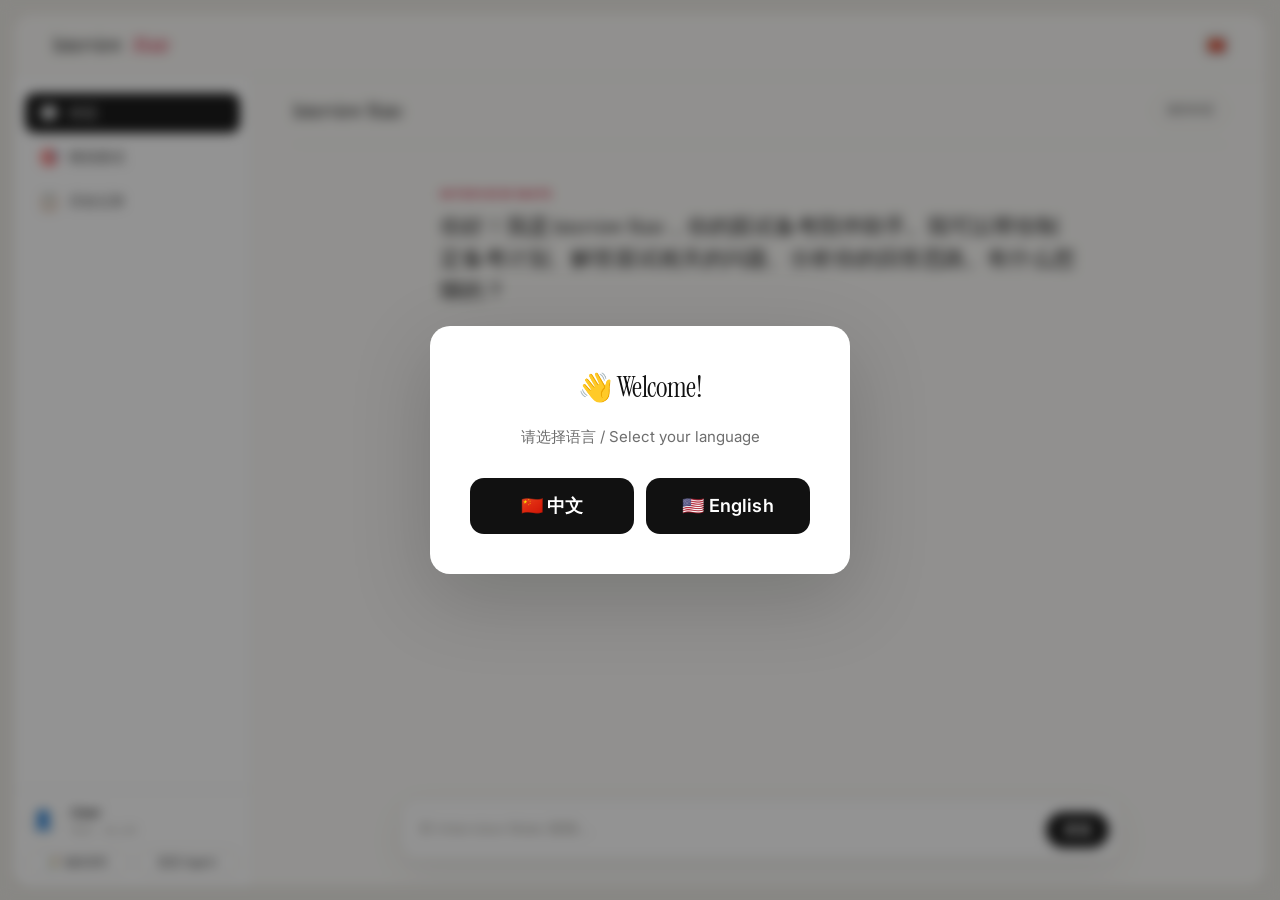
<file: frontend/pages/chat.html>
<!DOCTYPE html>
<html lang="zh-CN">
<head>
<meta charset="UTF-8">
<meta name="viewport" content="width=device-width, initial-scale=1.0">
<title>Interview Mate</title>
<link rel="preconnect" href="https://fonts.googleapis.com">
<link rel="preconnect" href="https://fonts.gstatic.com" crossorigin>
<link href="https://fonts.googleapis.com/css2?family=Instrument+Serif:ital@0;1&family=Inter:wght@400;500;600;700&display=swap" rel="stylesheet">
<link rel="stylesheet" href="../css/style.css">
<script type="module" src="../js/sidebar.js"></script>
<script type="module" src="../js/chat.js"></script>
</head>
<body>

<div id="app">

<header>
  <h1>Interview <i>Mate</i></h1>
  <div class="nav">
    <button id="langToggle" title="切换语言">🇨🇳</button>
  </div>
</header>

<div class="app-container">

  <nav class="sidebar" id="sidebar">
    <div class="nav-list">
      <button class="nav-item active" data-view="chat">
        <span class="nav-icon">💬</span>
        <span class="nav-label" data-i18n="nav.chat">对话</span>
      </button>
      <button class="nav-item" data-view="interview">
        <span class="nav-icon">🎯</span>
        <span class="nav-label" data-i18n="nav.interview">模拟面试</span>
      </button>
      <button class="nav-item" data-view="history">
        <span class="nav-icon">📋</span>
        <span class="nav-label" data-i18n="nav.history">历史记录</span>
      </button>
    </div>

    <div class="sidebar-footer">
      <div class="sidebar-user">
        <div class="user-avatar" id="sidebarAvatar">👤</div>
        <div class="user-info">
          <span class="user-name" id="sidebarUserName">User</span>
          <span class="user-resume" id="sidebarResumeStatus" data-i18n="sidebar.resume_status">简历：未上传</span>
        </div>
      </div>
      <div class="sidebar-actions">
        <button class="btn btn-sm btn-outline" id="sidebarProfileBtn" data-i18n="sidebar.profile">📝 编辑资料</button>
        <button class="btn btn-sm btn-outline" id="sidebarAgentBtn" data-i18n="sidebar.agent">配置 Agent</button>
      </div>
    </div>
  </nav>

  <main class="content">

    <div class="view-container" id="view-chat">
      <div class="chat-header">
        <h2 data-i18n="chat.title">Interview Mate</h2>
        <button class="btn btn-outline btn-sm" id="clearChatBtn" data-i18n="chat.clear">清空对话</button>
      </div>
      <div class="messages" id="chatMessages"></div>
      <div class="input-area" id="chatInputArea">
        <div class="input-wrapper">
          <textarea id="chatMessageInput" rows="1" placeholder=""></textarea>
          <button class="send-btn" id="chatSendBtn" data-i18n="btn.send">发送</button>
        </div>
      </div>
    </div>

  </main>

</div>
</div>

<!-- 弹窗：语言选择（仅首次访问） -->
<div class="modal-overlay" id="langModal">
  <div class="modal" style="max-width:420px;text-align:center">
    <h2 style="font-size:28px;margin-bottom:12px">👋 Welcome!</h2>
    <p style="font-size:15px;color:var(--ink-3);margin-bottom:28px" id="langPrompt">请选择语言 / Select your language</p>
    <div style="display:flex;gap:12px;">
      <button class="btn" id="langZhBtn" style="flex:1;padding:16px 24px;font-size:18px;font-weight:600;background:var(--ink);color:#fff;border:none;border-radius:14px;cursor:pointer">
        🇨🇳 中文
      </button>
      <button class="btn" id="langEnBtn" style="flex:1;padding:16px 24px;font-size:18px;font-weight:600;background:var(--ink);color:#fff;border:none;border-radius:14px;cursor:pointer">
        🇺🇸 English
      </button>
    </div>
  </div>
</div>

<!-- 弹窗：用户资料编辑 -->
<div class="modal-overlay" id="profileModal">
  <div class="modal" style="max-width:440px">
    <h2 data-i18n="profile.title">编辑资料</h2>
    <div class="form-group">
      <label data-i18n="profile.name_label">你的名字</label>
      <input type="text" id="profileNameInput" style="width:100%;padding:8px 12px;border:1px solid var(--line);border-radius:8px;font-size:14px;margin-top:4px" />
    </div>
    <div class="form-group">
      <label data-i18n="settings.bg_file">项目背景文件</label>
      <div id="settingsBgInfo">
        <div style="font-size:13px;color:var(--ink-4);padding:10px 0" data-i18n="settings.bg_none">未上传背景文件</div>
      </div>
      <div style="margin-top:8px;display:flex;gap:8px;align-items:center;flex-wrap:wrap">
        <input type="file" id="settingsFileInput" accept=".pdf,.txt,.md" style="display:none" />
        <button class="btn btn-outline btn-sm" id="settingsBgUploadBtn" data-i18n="settings.bg_upload">上传文件</button>
        <button class="btn btn-outline btn-sm delete-btn" id="settingsDeleteBg" style="display:none" data-i18n="settings.bg_delete">删除文件</button>
      </div>
    </div>
    <div class="form-group">
      <label data-i18n="settings.resume">个人简历</label>
      <div id="settingsResumeInfo">
        <div style="font-size:13px;color:var(--ink-4);padding:10px 0" data-i18n="settings.resume_none">未上传简历</div>
      </div>
      <div style="margin-top:8px;display:flex;gap:8px;align-items:center;flex-wrap:wrap">
        <input type="file" id="settingsResumeInput" accept=".pdf,.txt,.md,.docx" style="display:none" />
        <button class="btn btn-outline btn-sm" id="settingsResumeUploadBtn" data-i18n="settings.resume_upload">上传简历</button>
        <button class="btn btn-outline btn-sm delete-btn" id="settingsDeleteResume" style="display:none" data-i18n="settings.resume_delete">删除简历</button>
      </div>
    </div>
    <div class="form-group">
      <label data-i18n="settings.persona">当前面试官</label>
      <div id="settingsPersonaInfo" style="font-size:13px;color:var(--ink-4);padding:6px 0">
        <span data-i18n="settings.persona_none">暂无选择</span>
      </div>
    </div>
    <div class="form-actions">
      <button class="btn btn-outline" id="profileCloseBtn" data-i18n="settings.close">关闭</button>
      <button class="btn" id="profileSaveBtn" data-i18n="profile.save">保存</button>
    </div>
  </div>
</div>

<!-- 弹窗：Agent 人格配置 -->
<div class="modal-overlay" id="agentModal">
  <div class="modal" style="max-width:520px">
    <h2 data-i18n="agent.title">配置 Main Agent</h2>
    <div class="form-group">
      <label data-i18n="agent.preset_label">预设人格</label>
      <div style="display:flex;gap:8px;margin-top:4px" id="agentPresetBtns">
        <button class="btn btn-outline btn-sm agent-preset active" data-profile="friendly" data-i18n="agent.preset_friendly">友好陪伴型</button>
        <button class="btn btn-outline btn-sm agent-preset" data-profile="strict" data-i18n="agent.preset_strict">严格导师型</button>
        <button class="btn btn-outline btn-sm agent-preset" data-profile="wise" data-i18n="agent.preset_wise">睿智学者型</button>
      </div>
    </div>
    <div class="form-group">
      <label data-i18n="agent.api_key_label">DeepSeek API Key</label>
      <div style="display:flex;gap:6px;align-items:center;margin-top:4px">
        <input type="password" id="agentApiKey"
               style="flex:1;padding:8px 12px;border:1px solid var(--line);border-radius:8px;font-size:14px;font-family:monospace" />
        <button class="btn btn-outline btn-sm" id="agentClearKeyBtn"
                style="flex-shrink:0;display:none" data-i18n="agent.clear_key">清除</button>
      </div>
      <div id="agentKeyHint" style="font-size:11px;color:var(--ink-4);margin-top:4px">留空则使用服务器默认配置</div>
    </div>
    <div class="form-group">
      <label data-i18n="agent.base_url_label">DeepSeek Base URL</label>
      <input type="text" id="agentBaseUrl"
             style="width:100%;padding:8px 12px;border:1px solid var(--line);border-radius:8px;font-size:14px;font-family:monospace;margin-top:4px"
             placeholder="https://api.deepseek.com" />
      <div style="font-size:11px;color:var(--ink-4);margin-top:4px" data-i18n="agent.base_url_hint">留空则使用默认地址</div>
    </div>
    <div class="form-group">
      <label data-i18n="agent.custom_label">自定义 System Prompt（可选）</label>
      <textarea id="agentCustomPrompt" rows="6" style="width:100%;padding:10px 12px;border:1px solid var(--line);border-radius:8px;font-size:13px;font-family:monospace;margin-top:4px;resize:vertical"></textarea>
    </div>
    <div class="form-actions">
      <button class="btn btn-outline" id="agentCloseBtn" data-i18n="settings.close">关闭</button>
      <button class="btn" id="agentSaveBtn" data-i18n="agent.save">保存</button>
    </div>
  </div>
</div>

</body>
</html>
</file>
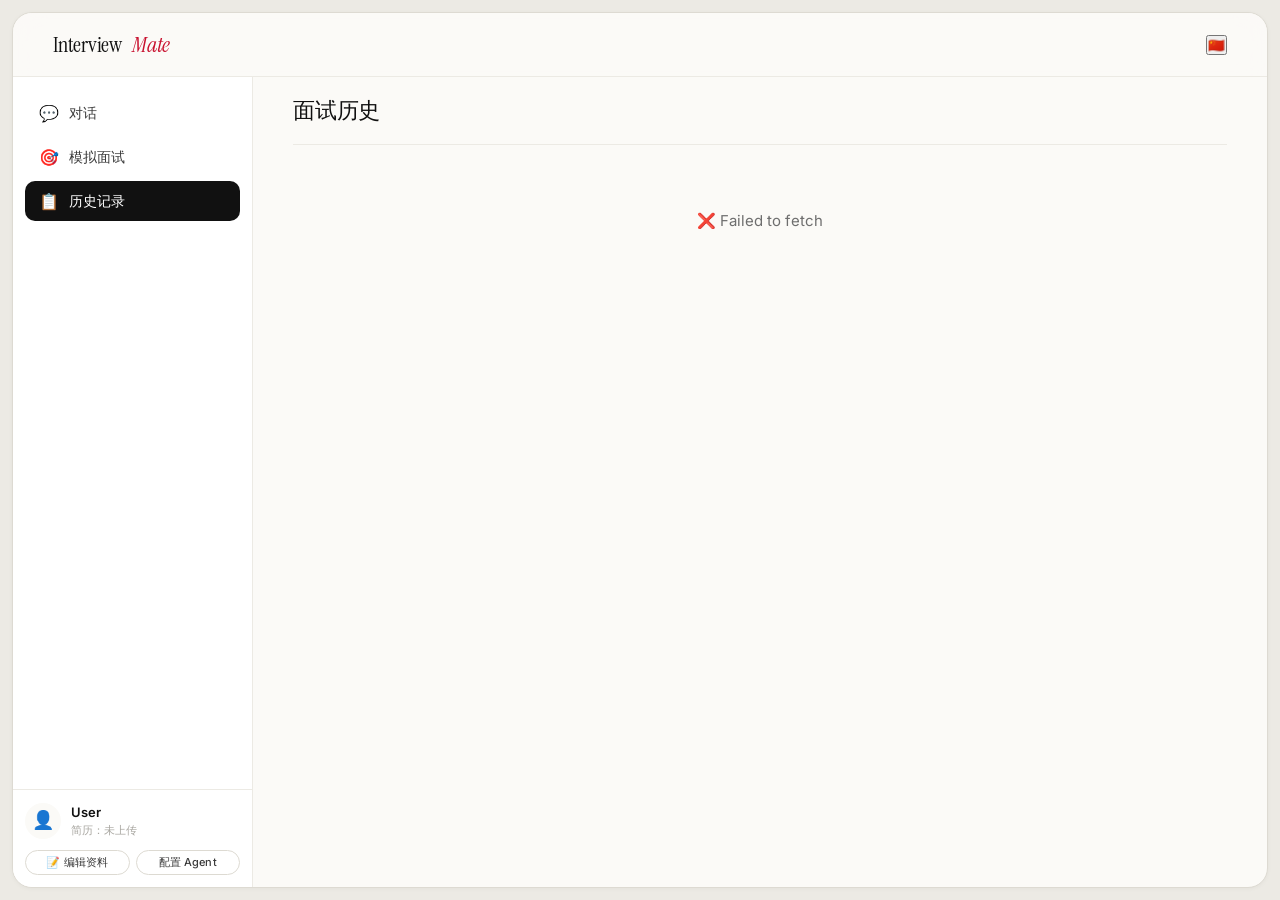
<file: frontend/pages/history.html>
<!DOCTYPE html>
<html lang="zh-CN">
<head>
<meta charset="UTF-8">
<meta name="viewport" content="width=device-width, initial-scale=1.0">
<title>Interview Mate — 历史记录</title>
<link rel="preconnect" href="https://fonts.googleapis.com">
<link rel="preconnect" href="https://fonts.gstatic.com" crossorigin>
<link href="https://fonts.googleapis.com/css2?family=Instrument+Serif:ital@0;1&family=Inter:wght@400;500;600;700&display=swap" rel="stylesheet">
<link rel="stylesheet" href="../css/style.css">
<script type="module" src="../js/sidebar.js"></script>
<script type="module" src="../js/history.js"></script>
</head>
<body>

<div id="app">

<header>
  <h1>Interview <i>Mate</i></h1>
  <div class="nav">
    <button id="langToggle" title="切换语言">🇨🇳</button>
  </div>
</header>

<div class="app-container">

  <nav class="sidebar" id="sidebar">
    <div class="nav-list">
      <button class="nav-item" data-view="chat">
        <span class="nav-icon">💬</span>
        <span class="nav-label" data-i18n="nav.chat">对话</span>
      </button>
      <button class="nav-item" data-view="interview">
        <span class="nav-icon">🎯</span>
        <span class="nav-label" data-i18n="nav.interview">模拟面试</span>
      </button>
      <button class="nav-item active" data-view="history">
        <span class="nav-icon">📋</span>
        <span class="nav-label" data-i18n="nav.history">历史记录</span>
      </button>
    </div>

    <div class="sidebar-footer">
      <div class="sidebar-user">
        <div class="user-avatar" id="sidebarAvatar">👤</div>
        <div class="user-info">
          <span class="user-name" id="sidebarUserName">User</span>
          <span class="user-resume" id="sidebarResumeStatus" data-i18n="sidebar.resume_status">简历：未上传</span>
        </div>
      </div>
      <div class="sidebar-actions">
        <button class="btn btn-sm btn-outline" id="sidebarProfileBtn" data-i18n="sidebar.profile">📝 编辑资料</button>
        <button class="btn btn-sm btn-outline" id="sidebarAgentBtn" data-i18n="sidebar.agent">配置 Agent</button>
      </div>
    </div>
  </nav>

  <main class="content">

    <div class="view-container" id="view-history">
      <div class="chat-header">
        <h2 data-i18n="history.title">面试历史</h2>
      </div>
      <div class="messages">
        <div id="historyList"></div>
        <div id="historyDetail" style="display:none"></div>
      </div>
    </div>

  </main>

</div>
</div>

<!-- 弹窗：用户资料编辑 -->
<div class="modal-overlay" id="profileModal">
  <div class="modal" style="max-width:440px">
    <h2 data-i18n="profile.title">编辑资料</h2>
    <div class="form-group">
      <label data-i18n="profile.name_label">你的名字</label>
      <input type="text" id="profileNameInput" style="width:100%;padding:8px 12px;border:1px solid var(--line);border-radius:8px;font-size:14px;margin-top:4px" />
    </div>
    <div class="form-group">
      <label data-i18n="settings.bg_file">项目背景文件</label>
      <div id="settingsBgInfo">
        <div style="font-size:13px;color:var(--ink-4);padding:10px 0" data-i18n="settings.bg_none">未上传背景文件</div>
      </div>
      <div style="margin-top:8px;display:flex;gap:8px;align-items:center;flex-wrap:wrap">
        <input type="file" id="settingsFileInput" accept=".pdf,.txt,.md" style="display:none" />
        <button class="btn btn-outline btn-sm" id="settingsBgUploadBtn" data-i18n="settings.bg_upload">上传文件</button>
        <button class="btn btn-outline btn-sm delete-btn" id="settingsDeleteBg" style="display:none" data-i18n="settings.bg_delete">删除文件</button>
      </div>
    </div>
    <div class="form-group">
      <label data-i18n="settings.resume">个人简历</label>
      <div id="settingsResumeInfo">
        <div style="font-size:13px;color:var(--ink-4);padding:10px 0" data-i18n="settings.resume_none">未上传简历</div>
      </div>
      <div style="margin-top:8px;display:flex;gap:8px;align-items:center;flex-wrap:wrap">
        <input type="file" id="settingsResumeInput" accept=".pdf,.txt,.md,.docx" style="display:none" />
        <button class="btn btn-outline btn-sm" id="settingsResumeUploadBtn" data-i18n="settings.resume_upload">上传简历</button>
        <button class="btn btn-outline btn-sm delete-btn" id="settingsDeleteResume" style="display:none" data-i18n="settings.resume_delete">删除简历</button>
      </div>
    </div>
    <div class="form-group">
      <label data-i18n="settings.persona">当前面试官</label>
      <div id="settingsPersonaInfo" style="font-size:13px;color:var(--ink-4);padding:6px 0">
        <span data-i18n="settings.persona_none">暂无选择</span>
      </div>
    </div>
    <div class="form-actions">
      <button class="btn btn-outline" id="profileCloseBtn" data-i18n="settings.close">关闭</button>
      <button class="btn" id="profileSaveBtn" data-i18n="profile.save">保存</button>
    </div>
  </div>
</div>

<!-- 弹窗：Agent 人格配置 -->
<div class="modal-overlay" id="agentModal">
  <div class="modal" style="max-width:520px">
    <h2 data-i18n="agent.title">配置 Main Agent</h2>
    <div class="form-group">
      <label data-i18n="agent.preset_label">预设人格</label>
      <div style="display:flex;gap:8px;margin-top:4px" id="agentPresetBtns">
        <button class="btn btn-outline btn-sm agent-preset active" data-profile="friendly" data-i18n="agent.preset_friendly">友好陪伴型</button>
        <button class="btn btn-outline btn-sm agent-preset" data-profile="strict" data-i18n="agent.preset_strict">严格导师型</button>
        <button class="btn btn-outline btn-sm agent-preset" data-profile="wise" data-i18n="agent.preset_wise">睿智学者型</button>
      </div>
    </div>
    <div class="form-group">
      <label data-i18n="agent.api_key_label">DeepSeek API Key</label>
      <div style="display:flex;gap:6px;align-items:center;margin-top:4px">
        <input type="password" id="agentApiKey"
               style="flex:1;padding:8px 12px;border:1px solid var(--line);border-radius:8px;font-size:14px;font-family:monospace" />
        <button class="btn btn-outline btn-sm" id="agentClearKeyBtn"
                style="flex-shrink:0;display:none" data-i18n="agent.clear_key">清除</button>
      </div>
      <div id="agentKeyHint" style="font-size:11px;color:var(--ink-4);margin-top:4px">留空则使用服务器默认配置</div>
    </div>
    <div class="form-group">
      <label data-i18n="agent.base_url_label">DeepSeek Base URL</label>
      <input type="text" id="agentBaseUrl"
             style="width:100%;padding:8px 12px;border:1px solid var(--line);border-radius:8px;font-size:14px;font-family:monospace;margin-top:4px"
             placeholder="https://api.deepseek.com" />
      <div style="font-size:11px;color:var(--ink-4);margin-top:4px" data-i18n="agent.base_url_hint">留空则使用默认地址</div>
    </div>
    <div class="form-group">
      <label data-i18n="agent.custom_label">自定义 System Prompt（可选）</label>
      <textarea id="agentCustomPrompt" rows="6" style="width:100%;padding:10px 12px;border:1px solid var(--line);border-radius:8px;font-size:13px;font-family:monospace;margin-top:4px;resize:vertical"></textarea>
    </div>
    <div class="form-actions">
      <button class="btn btn-outline" id="agentCloseBtn" data-i18n="settings.close">关闭</button>
      <button class="btn" id="agentSaveBtn" data-i18n="agent.save">保存</button>
    </div>
  </div>
</div>

</body>
</html>
</file>
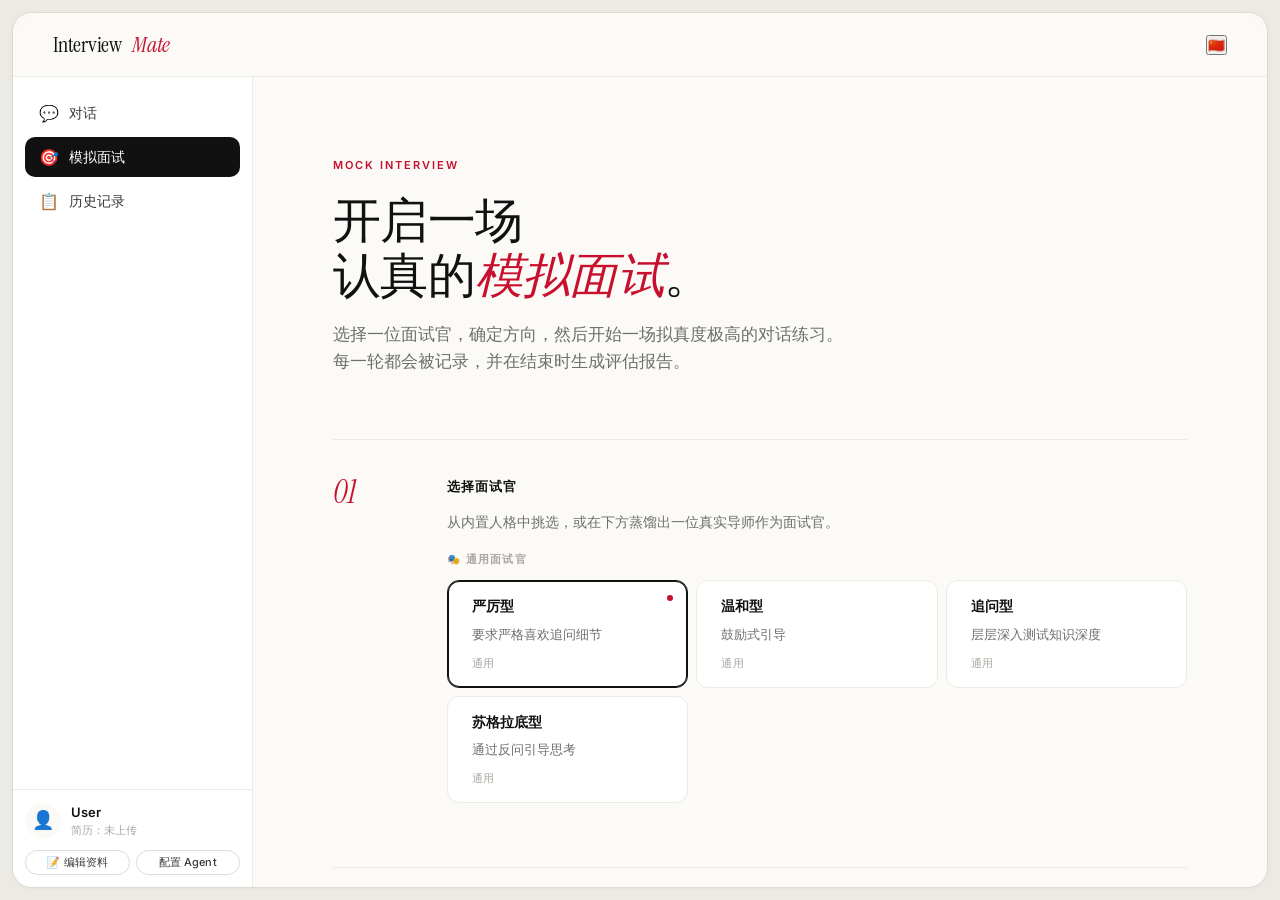
<file: frontend/pages/interview.html>
<!DOCTYPE html>
<html lang="zh-CN">
<head>
<meta charset="UTF-8">
<meta name="viewport" content="width=device-width, initial-scale=1.0">
<title>Interview Mate — 模拟面试</title>
<link rel="preconnect" href="https://fonts.googleapis.com">
<link rel="preconnect" href="https://fonts.gstatic.com" crossorigin>
<link href="https://fonts.googleapis.com/css2?family=Instrument+Serif:ital@0;1&family=Inter:wght@400;500;600;700&display=swap" rel="stylesheet">
<link rel="stylesheet" href="../css/style.css">
<script type="module" src="../js/sidebar.js"></script>
<script type="module" src="../js/setup.js"></script>
<script type="module" src="../js/interview.js"></script>
</head>
<body>

<div id="app">

<header>
  <h1>Interview <i>Mate</i></h1>
  <div class="nav">
    <button id="langToggle" title="切换语言">🇨🇳</button>
  </div>
</header>

<div class="app-container">

  <nav class="sidebar" id="sidebar">
    <div class="nav-list">
      <button class="nav-item" data-view="chat">
        <span class="nav-icon">💬</span>
        <span class="nav-label" data-i18n="nav.chat">对话</span>
      </button>
      <button class="nav-item active" data-view="interview">
        <span class="nav-icon">🎯</span>
        <span class="nav-label" data-i18n="nav.interview">模拟面试</span>
      </button>
      <button class="nav-item" data-view="history">
        <span class="nav-icon">📋</span>
        <span class="nav-label" data-i18n="nav.history">历史记录</span>
      </button>
    </div>

    <div class="sidebar-footer">
      <div class="sidebar-user">
        <div class="user-avatar" id="sidebarAvatar">👤</div>
        <div class="user-info">
          <span class="user-name" id="sidebarUserName">User</span>
          <span class="user-resume" id="sidebarResumeStatus" data-i18n="sidebar.resume_status">简历：未上传</span>
        </div>
      </div>
      <div class="sidebar-actions">
        <button class="btn btn-sm btn-outline" id="sidebarProfileBtn" data-i18n="sidebar.profile">📝 编辑资料</button>
        <button class="btn btn-sm btn-outline" id="sidebarAgentBtn" data-i18n="sidebar.agent">配置 Agent</button>
      </div>
    </div>
  </nav>

  <main class="content">

    <div class="view-container" id="view-interview">

      <!-- 面试 Setup -->
      <div id="interviewSetup">
        <div class="messages" id="welcomeScreen">
          <div class="welcome-hero">
            <span class="eyebrow" data-i18n="welcome.eyebrow">Mock Interview</span>
            <h2 data-i18n="welcome.title" data-i18n-html="true">开启一场<br/>认真的<i>模拟面试</i>。</h2>
            <p data-i18n="welcome.desc">选择一位面试官，确定方向，然后开始一场拟真度极高的对话练习。每一轮都会被记录，并在结束时生成评估报告。</p>
          </div>

          <div class="setup-section">
            <div class="num">01</div>
            <div class="body">
              <h3 data-i18n="step.persona.title">选择面试官</h3>
              <p class="helper" data-i18n="step.persona.helper">从内置人格中挑选，或在下方蒸馏出一位真实导师作为面试官。</p>
              <div class="persona-list" id="personaList"></div>
            </div>
          </div>

          <div class="setup-section">
            <div class="num">02</div>
            <div class="body">
              <h3><span data-i18n="step.extract.title">蒸馏一位导师</span> <span style="color:var(--ink-4);font-weight:400;text-transform:none;letter-spacing:0;font-size:12px;margin-left:6px">可选</span></h3>
              <p class="helper" data-i18n="step.extract.helper">输入导师姓名与所属机构，利用 AI 分析其论文和公开信息，自动生成专属面试官。</p>
              <div class="extract-form">
                <input type="text" id="extractName" placeholder="" />
                <input type="text" id="extractAffil" placeholder="" />
                <button class="btn btn-outline btn-sm" id="extractBtn" data-i18n="step.extract.btn">🎯 提取 Persona</button>
              </div>
            </div>
          </div>

          <div class="setup-section">
            <div class="num">03</div>
            <div class="body">
              <h3><span data-i18n="step.resume.title">上传个人简历</span> <span style="color:var(--ink-4);font-weight:400;text-transform:none;letter-spacing:0;font-size:12px;margin-left:6px">可选</span></h3>
              <p class="helper" data-i18n="step.resume.helper">上传你的简历，面试官将会阅读并根据你的背景和经历进行针对性提问。</p>
              <div style="display:flex;gap:8px;align-items:center;flex-wrap:wrap">
                <label class="btn btn-outline resume-select-label" id="resumeSelectLabel" style="cursor:pointer;display:inline-flex">
                  <span data-i18n="step.resume.select_btn" id="resumeBtnText">📄 选择文件</span>
                  <input type="file" id="resumeFileInput" accept=".pdf,.txt,.md,.docx" style="display:none" />
                </label>
                <span id="resumeStatus" style="font-size:12.5px;color:var(--ink-3)" data-i18n="step.resume.not_uploaded">尚未上传</span>
              </div>
              <div id="resumeInfo" style="display:none;margin-top:4px">
                <span style="font-size:12px;color:var(--ink-3)">已上传：</span>
                <span id="resumeName" style="font-size:12px;font-weight:500;color:var(--ink)"></span>
                <button class="btn btn-sm btn-outline resume-delete-btn" style="margin-left:8px;padding:2px 10px" data-i18n="step.resume.delete_btn">删除</button>
              </div>
            </div>
          </div>

          <div class="setup-section">
            <div class="num">04</div>
            <div class="body">
              <h3 data-i18n="step.field.title">面试方向</h3>
              <p class="helper" data-i18n="step.field.helper">这将决定面试官提问的领域与深度。</p>
              <div class="field-input">
                <label data-i18n="step.field.label">目标专业方向</label>
                <select id="fieldSelect">
                  <option value="__professor_field__" style="display:none" data-i18n="step.field.professor">该教授自身专业</option>
                  <option value="计算机科学 / 人工智能" data-i18n="field.ai">计算机科学 / 人工智能</option>
                  <option value="数据科学 / 机器学习" data-i18n="field.ds">数据科学 / 机器学习</option>
                  <option value="自然语言处理" data-i18n="field.nlp">自然语言处理</option>
                  <option value="计算机视觉" data-i18n="field.cv">计算机视觉</option>
                  <option value="网络安全" data-i18n="field.security">网络安全</option>
                  <option value="软件工程" data-i18n="field.se">软件工程</option>
                  <option value="自动化" data-i18n="field.auto">自动化</option>
                  <option value="机器人学" data-i18n="field.robotics">机器人学</option>
                  <option value="生物信息学" data-i18n="field.bioinfo">生物信息学</option>
                  <option value="认知科学" data-i18n="field.cogsci">认知科学</option>
                  <option value="计算神经科学" data-i18n="field.neuro">计算神经科学</option>
                  <option value="经济学" data-i18n="field.econ">经济学</option>
                  <option value="管理学" data-i18n="field.mgmt">管理学</option>
                  <option value="管理科学与工程" data-i18n="field.mse">管理科学与工程</option>
                  <option value="统计学" data-i18n="field.stat">统计学</option>
                  <option value="物理" data-i18n="field.physics">物理</option>
                  <option value="数学" data-i18n="field.math">数学</option>
                  <option value="化学" data-i18n="field.chem">化学</option>
                  <option value="生物学" data-i18n="field.bio">生物学</option>
                  <option value="医学" data-i18n="field.med">医学</option>
                  <option value="法学" data-i18n="field.law">法学</option>
                  <option value="教育学" data-i18n="field.edu">教育学</option>
                  <option value="心理学" data-i18n="field.psych">心理学</option>
                  <option value="其他（请自定义）" data-i18n="step.field.other">其他</option>
                </select>
                <input type="text" id="customField" placeholder="" style="display:none;margin-top:8px" />
              </div>
            </div>
          </div>

          <div class="cta-row">
            <button class="btn" id="startBtn" data-i18n="btn.start">开始面试 →</button>
            <span style="font-size:12.5px;color:var(--ink-4)" data-i18n="btn.shortcut">回车键发送回答 · 支持语音输入</span>
          </div>
        </div>
      </div>

      <!-- 面试进行中 -->
      <div id="interviewActive" style="display:none">
        <div class="messages" id="interviewMessages"></div>
        <div class="chat-status" id="chatStatus">
          <span class="dot" id="statusDot"></span>
          <span id="statusText">就绪</span>
        </div>
        <div class="input-area" id="interviewInputArea">
          <div class="input-wrapper">
            <textarea id="messageInput" rows="1" placeholder="" disabled></textarea>
            <button class="mic-btn" id="micBtn" title="语音输入" disabled>🎤</button>
            <button class="send-btn" id="sendBtn" disabled data-i18n="btn.send">发送</button>
          </div>
        </div>
        <div style="text-align:center;padding:16px">
          <button class="btn btn-outline" id="endBtn" data-i18n="btn.end_interview">结束面试</button>
        </div>
      </div>
    </div>

  </main>

</div>
</div>

<!-- 弹窗：用户资料编辑 -->
<div class="modal-overlay" id="profileModal">
  <div class="modal" style="max-width:440px">
    <h2 data-i18n="profile.title">编辑资料</h2>
    <div class="form-group">
      <label data-i18n="profile.name_label">你的名字</label>
      <input type="text" id="profileNameInput" style="width:100%;padding:8px 12px;border:1px solid var(--line);border-radius:8px;font-size:14px;margin-top:4px" />
    </div>
    <div class="form-group">
      <label data-i18n="settings.bg_file">项目背景文件</label>
      <div id="settingsBgInfo">
        <div style="font-size:13px;color:var(--ink-4);padding:10px 0" data-i18n="settings.bg_none">未上传背景文件</div>
      </div>
      <div style="margin-top:8px;display:flex;gap:8px;align-items:center;flex-wrap:wrap">
        <input type="file" id="settingsFileInput" accept=".pdf,.txt,.md" style="display:none" />
        <button class="btn btn-outline btn-sm" id="settingsBgUploadBtn" data-i18n="settings.bg_upload">上传文件</button>
        <button class="btn btn-outline btn-sm delete-btn" id="settingsDeleteBg" style="display:none" data-i18n="settings.bg_delete">删除文件</button>
      </div>
    </div>
    <div class="form-group">
      <label data-i18n="settings.resume">个人简历</label>
      <div id="settingsResumeInfo">
        <div style="font-size:13px;color:var(--ink-4);padding:10px 0" data-i18n="settings.resume_none">未上传简历</div>
      </div>
      <div style="margin-top:8px;display:flex;gap:8px;align-items:center;flex-wrap:wrap">
        <input type="file" id="settingsResumeInput" accept=".pdf,.txt,.md,.docx" style="display:none" />
        <button class="btn btn-outline btn-sm" id="settingsResumeUploadBtn" data-i18n="settings.resume_upload">上传简历</button>
        <button class="btn btn-outline btn-sm delete-btn" id="settingsDeleteResume" style="display:none" data-i18n="settings.resume_delete">删除简历</button>
      </div>
    </div>
    <div class="form-group">
      <label data-i18n="settings.persona">当前面试官</label>
      <div id="settingsPersonaInfo" style="font-size:13px;color:var(--ink-4);padding:6px 0">
        <span data-i18n="settings.persona_none">暂无选择</span>
      </div>
    </div>
    <div class="form-actions">
      <button class="btn btn-outline" id="profileCloseBtn" data-i18n="settings.close">关闭</button>
      <button class="btn" id="profileSaveBtn" data-i18n="profile.save">保存</button>
    </div>
  </div>
</div>

<!-- 弹窗：Agent 人格配置 -->
<div class="modal-overlay" id="agentModal">
  <div class="modal" style="max-width:520px">
    <h2 data-i18n="agent.title">配置 Main Agent</h2>
    <div class="form-group">
      <label data-i18n="agent.preset_label">预设人格</label>
      <div style="display:flex;gap:8px;margin-top:4px" id="agentPresetBtns">
        <button class="btn btn-outline btn-sm agent-preset active" data-profile="friendly" data-i18n="agent.preset_friendly">友好陪伴型</button>
        <button class="btn btn-outline btn-sm agent-preset" data-profile="strict" data-i18n="agent.preset_strict">严格导师型</button>
        <button class="btn btn-outline btn-sm agent-preset" data-profile="wise" data-i18n="agent.preset_wise">睿智学者型</button>
      </div>
    </div>
    <div class="form-group">
      <label data-i18n="agent.api_key_label">DeepSeek API Key</label>
      <div style="display:flex;gap:6px;align-items:center;margin-top:4px">
        <input type="password" id="agentApiKey"
               style="flex:1;padding:8px 12px;border:1px solid var(--line);border-radius:8px;font-size:14px;font-family:monospace" />
        <button class="btn btn-outline btn-sm" id="agentClearKeyBtn"
                style="flex-shrink:0;display:none" data-i18n="agent.clear_key">清除</button>
      </div>
      <div id="agentKeyHint" style="font-size:11px;color:var(--ink-4);margin-top:4px">留空则使用服务器默认配置</div>
    </div>
    <div class="form-group">
      <label data-i18n="agent.base_url_label">DeepSeek Base URL</label>
      <input type="text" id="agentBaseUrl"
             style="width:100%;padding:8px 12px;border:1px solid var(--line);border-radius:8px;font-size:14px;font-family:monospace;margin-top:4px"
             placeholder="https://api.deepseek.com" />
      <div style="font-size:11px;color:var(--ink-4);margin-top:4px" data-i18n="agent.base_url_hint">留空则使用默认地址</div>
    </div>
    <div class="form-group">
      <label data-i18n="agent.custom_label">自定义 System Prompt（可选）</label>
      <textarea id="agentCustomPrompt" rows="6" style="width:100%;padding:10px 12px;border:1px solid var(--line);border-radius:8px;font-size:13px;font-family:monospace;margin-top:4px;resize:vertical"></textarea>
    </div>
    <div class="form-actions">
      <button class="btn btn-outline" id="agentCloseBtn" data-i18n="settings.close">关闭</button>
      <button class="btn" id="agentSaveBtn" data-i18n="agent.save">保存</button>
    </div>
  </div>
</div>

<!-- 弹窗：面试反馈报告 -->
<div class="modal-overlay" id="feedbackModal">
  <div class="modal">
    <h2 data-i18n="feedback.title">面试评估报告</h2>
    <div class="feedback-content" id="feedbackContent" data-i18n="feedback.loading">加载中...</div>
    <div style="display:flex;gap:10px;margin-top:28px">
      <button class="btn btn-outline" style="flex:1;justify-content:center" id="downloadSummaryBtn" data-i18n="feedback.download">📥 下载面试总结</button>
      <button class="btn feedback-close-btn" style="flex:1;background:var(--ink);color:#fff;margin-top:0;width:auto" data-i18n="feedback.close">关闭并回到首页</button>
    </div>
  </div>
</div>

<!-- 弹窗：报告生成中 -->
<div class="modal-overlay" id="loadingModal">
  <div class="modal" style="max-width:400px;text-align:center">
    <div style="font-size:48px;margin-bottom:16px">⏳</div>
    <h2 style="margin-bottom:8px" data-i18n="loading.title">报告生成中...</h2>
    <p style="font-size:14px;color:var(--ink-3)" data-i18n="loading.desc">正在分析你的面试表现，请稍候</p>
    <div class="spinner" style="margin:24px auto 0;width:24px;height:24px;border-width:3px"></div>
  </div>
</div>

<!-- 弹窗：导师详情 -->
<div class="modal-overlay" id="personaDetailModal">
  <div class="modal">
    <h2 data-i18n="detail.title">导师画像</h2>
    <div id="personaDetailContent">
      <div style="text-align:center;padding:40px;color:var(--ink-3)" data-i18n="detail.loading">加载中...</div>
    </div>
    <button class="btn close-btn" id="personaDetailCloseBtn" data-i18n="detail.close">关闭</button>
  </div>
</div>

</body>
</html>
</file>
<file: frontend/css/style.css>
/* ============ Token 变量 ============ */
:root{
  --red:        #C8102E;
  --red-hover:  #A50D26;
  --red-soft:   #FCEDEF;
  --red-ring:   rgba(200,16,46,.14);

  --paper:      #FBFAF7;   /* 暖白纸张底色 */
  --bg:         #FFFFFF;
  --line:       #ECEAE4;
  --line-2:     #DDDAD2;

  --ink:        #111111;
  --ink-2:      #3A3A3A;
  --ink-3:      #6E6E6E;
  --ink-4:      #A8A6A0;

  --serif: 'Instrument Serif', 'Source Serif Pro', Georgia, serif;
  --sans:  'Inter', -apple-system, BlinkMacSystemFont, "PingFang SC", "Microsoft YaHei", sans-serif;
}

*{margin:0;padding:0;box-sizing:border-box}
html,body{height:100%}
body{
  font-family:var(--sans);
  font-size:15px;line-height:1.6;
  color:var(--ink);
  background:#ECEAE4;  /* 外圈底色，与边框同色，形成无边感 */
  -webkit-font-smoothing:antialiased;
  display:flex;flex-direction:column;
  min-height:100vh;
  padding:12px;
}

/* 整个界面加边框——双层细线，精致感 */
#app{
  flex:1;
  background:var(--paper);
  border:1px solid var(--line-2);
  border-radius:20px;
  box-shadow:0 1px 4px rgba(0,0,0,.04);
  display:flex;flex-direction:column;
  overflow:hidden;
}
button{font-family:inherit;color:inherit}
::selection{background:var(--red);color:#fff}

/* 隐藏 JS 注入的 emoji avatar（保留纯文字风格） */
.persona-card .emoji,
.message .avatar{display:none !important}

/* ============ Header（固定顶部） ============ */
header{
  position:sticky;top:0;z-index:50;
  background:rgba(251,250,247,.85);
  backdrop-filter:saturate(180%) blur(14px);
  -webkit-backdrop-filter:saturate(180%) blur(14px);
  border-bottom:1px solid var(--line);
  height:64px;flex-shrink:0;
  display:flex;align-items:center;justify-content:space-between;
  padding:0 40px;
}
header h1{
  font-family:var(--serif);
  font-size:22px;font-weight:400;letter-spacing:-.01em;
  color:var(--ink);
  display:flex;align-items:center;gap:10px;
  cursor:pointer;user-select:none;
}
header h1 i{
  font-style:italic;color:var(--red);
}
header .nav{display:flex;align-items:center;gap:8px}

/* 设置按钮（齿轮图标） */
#settingsBtn{
  width:36px;height:36px;
  border:none;background:transparent;
  border-radius:50%;
  display:flex;align-items:center;justify-content:center;
  font-size:18px;color:var(--ink-3);
  cursor:pointer;transition:background .12s,color .12s;
}
#settingsBtn:hover{background:var(--line);color:var(--ink)}

/* ============ 按钮 ============ */
.btn{
  font-family:var(--sans);
  font-size:13px;font-weight:500;
  padding:9px 16px;border-radius:999px;
  border:1px solid transparent;background:transparent;
  cursor:pointer;
  transition:background .15s,color .15s,border-color .15s,transform .08s;
  letter-spacing:.01em;
}
.btn:active{transform:translateY(1px)}
.btn-primary{background:var(--ink);color:#fff}
.btn-primary:hover{background:var(--red)}
.btn-primary:disabled{background:var(--ink-4);cursor:not-allowed}
.btn-sm{padding:6px 12px;font-size:12px}
.btn-outline{
  border-color:var(--line-2);color:var(--ink-2);background:transparent;
}
.btn-outline:hover{border-color:var(--ink);color:var(--ink);background:#fff}

/* ============ 应用容器 ============ */
.app-container{
  flex:1;display:flex;flex-direction:column;
  min-height:0;
}

/* 旧的 .sidebar / .chat-area 规则已废弃，改用下方 .sidebar 导航布局 */

/* 欢迎页 / 设置页 — 单列居中 */
main, .messages, #welcomeScreen{
  width:100%;
}

/* ============ 欢迎/设置页面 ============ */
#welcomeScreen{
  padding:80px 40px 160px;
  display:flex;flex-direction:column;
  gap:64px;
}
.welcome-hero{
  display:flex;flex-direction:column;gap:18px;
}
.welcome-hero .eyebrow{
  font-size:11px;font-weight:600;
  text-transform:uppercase;letter-spacing:.18em;
  color:var(--red);
}
.welcome-hero h2{
  font-family:var(--serif);
  font-size:48px;font-weight:400;
  line-height:1.15;letter-spacing:-.015em;
  color:var(--ink);
}
.welcome-hero h2 i{font-style:italic;color:var(--red)}
.welcome-hero p{
  font-size:17px;line-height:1.6;color:var(--ink-3);
  max-width:520px;
}

/* 设置步骤 — 编号式编辑区块 */
.setup-section{
  display:grid;
  grid-template-columns:90px 1fr;
  gap:24px;
  padding-top:36px;
  border-top:1px solid var(--line);
}
.setup-section .num{
  font-family:var(--serif);
  font-size:32px;font-style:italic;color:var(--red);
  line-height:1;
}
.setup-section .body{display:flex;flex-direction:column;gap:14px}
.setup-section h3{
  font-family:var(--sans);
  font-size:13px;font-weight:600;
  text-transform:uppercase;letter-spacing:.08em;
  color:var(--ink);
}
.setup-section p.helper{
  font-size:14px;color:var(--ink-3);line-height:1.6;
}

/* ============ 面试官卡片列表 ============ */
.persona-list{
  display:grid;
  grid-template-columns:repeat(auto-fill,minmax(220px,1fr));
  gap:8px;
  margin-top:4px;
}
.section-divider{
  grid-column:1/-1;
  font-size:10.5px;font-weight:600;
  text-transform:uppercase;letter-spacing:.12em;
  color:var(--ink-4);
  padding:14px 0 4px;
}
.section-divider:first-child{padding-top:0}

.persona-card{
  position:relative;
  display:flex;align-items:flex-start;gap:0;
  padding:14px 16px;
  background:var(--bg);
  border:1px solid var(--line);
  border-radius:12px;
  cursor:pointer;
  transition:border-color .15s,background .15s,transform .08s;
}
.persona-card:hover{border-color:var(--ink-4)}
.persona-card.active{
  border-color:var(--ink);
  background:var(--bg);
  box-shadow:0 0 0 1px var(--ink) inset;
}
.persona-card.active::after{
  content:"";
  position:absolute;top:14px;right:14px;
  width:6px;height:6px;border-radius:50%;
  background:var(--red);
}
.persona-card .info{flex:1;min-width:0}
.persona-card .name{
  font-size:14px;font-weight:600;color:var(--ink);
  letter-spacing:-.005em;
  white-space:nowrap;overflow:hidden;text-overflow:ellipsis;
}
.persona-card .desc{
  font-size:12.5px;color:var(--ink-3);
  margin-top:4px;line-height:1.45;
  display:-webkit-box;-webkit-line-clamp:2;-webkit-box-orient:vertical;overflow:hidden;
}
.persona-card .tag{
  display:inline-block;
  font-size:10.5px;font-weight:500;
  margin-top:8px;padding:0;
  background:transparent;color:var(--ink-4);
  letter-spacing:.04em;
}
/* 卡片内小按钮（查看详情/删除） */
.persona-card > div:last-child{
  margin-left:8px;display:flex;flex-direction:column;gap:4px;flex-shrink:0;
}
.persona-card > div:last-child .btn{
  background:transparent;border:none;
  padding:3px 6px;font-size:11px;color:var(--ink-4);
  border-radius:6px;
}
.persona-card > div:last-child .btn:hover{background:var(--paper);color:var(--ink)}

/* ============ 表单输入 ============ */
.extract-form{display:flex;flex-direction:column;gap:8px;margin-top:4px}
.extract-form input,
.field-input select,
.field-input input[type="text"]{
  width:100%;
  font-family:var(--sans);font-size:14px;
  padding:11px 14px;
  background:var(--bg);
  border:1px solid var(--line);
  border-radius:10px;
  outline:none;color:var(--ink);
  transition:border-color .12s,box-shadow .12s;
}
.extract-form input::placeholder,
.field-input input::placeholder{color:var(--ink-4)}
.extract-form input:focus,
.field-input select:focus,
.field-input input[type="text"]:focus{
  border-color:var(--ink);
  box-shadow:0 0 0 3px rgba(17,17,17,.06);
}
.field-input label{display:none}
.extract-form .btn{align-self:flex-start;margin-top:4px}

/* ============ 开始按钮行 ============ */
.cta-row{
  margin-top:16px;
  padding-top:36px;border-top:1px solid var(--line);
  display:flex;align-items:center;gap:16px;
}
#startBtn{
  font-size:15px;font-weight:600;
  padding:14px 28px;border-radius:999px;
  background:var(--red);color:#fff;
  letter-spacing:.01em;
}
#startBtn:hover{background:var(--red-hover)}
#startBtn:disabled{background:var(--ink-4);cursor:not-allowed}

/* ============ 聊天状态栏 ============ */
.chat-status{
  max-width:720px;width:100%;
  margin:0 auto;padding:16px 40px 0;
  display:flex;align-items:center;gap:8px;
  font-size:12px;color:var(--ink-3);
  letter-spacing:.04em;text-transform:uppercase;
  font-weight:500;
}
.chat-status .dot{
  width:6px;height:6px;border-radius:50%;
  background:var(--ink);display:inline-block;
}
.chat-status .dot.pending{
  background:var(--red);animation:pulse 1.4s infinite;
}
@keyframes pulse{0%,100%{opacity:1}50%{opacity:.3}}

/* ============ 消息列表 ============ */
.messages{
  flex:1;
  display:flex;flex-direction:column;
  padding:24px 0 240px;
  min-height:0;
  overflow-y:auto;
}
.message{
  width:100%;max-width:720px;
  margin:0 auto;
  padding:18px 40px;
  display:flex;flex-direction:column;gap:6px;
  animation:msgIn .25s ease;
}
@keyframes msgIn{from{opacity:0;transform:translateY(6px)}to{opacity:1;transform:none}}
.message .bubble{
  font-size:16px;line-height:1.75;
  color:var(--ink);
}
.message .bubble .label{
  font-family:var(--sans);
  font-size:11px;font-weight:600;
  text-transform:uppercase;letter-spacing:.12em;
  color:var(--ink-4);
  margin-bottom:8px;
}
.message.interviewer .bubble{
  font-family:var(--serif);
  font-size:22px;line-height:1.45;font-weight:400;
  letter-spacing:-.005em;
  color:var(--ink);
}
.message.interviewer .bubble .label{
  color:var(--red);
}
.message.candidate{
  background:transparent;
}
.message.candidate .bubble{
  padding-left:16px;
  border-left:2px solid var(--ink);
  font-size:15.5px;
  color:var(--ink-2);
  line-height:1.7;
}
.message.candidate .bubble .label{color:var(--ink-3)}

/* ============ 底部输入区（固定） ============ */
.input-area{
  position:fixed;
  left:0;right:0;bottom:0;
  background:linear-gradient(to top,var(--paper) 70%,rgba(251,250,247,0));
  padding:24px 40px 28px;
  z-index:40;
}
.input-wrapper{
  width:100%;max-width:720px;margin:0 auto;
  display:flex;align-items:flex-end;gap:8px;
  padding:10px 10px 10px 18px;
  background:#fff;
  border:1px solid var(--line-2);
  border-radius:18px;
  box-shadow:0 12px 36px rgba(17,17,17,.06);
  transition:border-color .12s,box-shadow .12s;
}
.input-wrapper:focus-within{
  border-color:var(--ink);
  box-shadow:0 16px 44px rgba(17,17,17,.1);
}
.input-area textarea{
  flex:1;min-width:0;
  border:none;outline:none;background:transparent;
  font-family:var(--sans);
  font-size:15px;line-height:1.55;
  resize:none;
  padding:8px 0;color:var(--ink);
  max-height:160px;
}
.input-area textarea::placeholder{color:var(--ink-4)}

.mic-btn{
  width:36px;height:36px;flex-shrink:0;
  background:var(--paper);border:1.5px solid var(--line-2);
  border-radius:50%;
  display:flex;align-items:center;justify-content:center;
  font-size:16px;color:var(--ink-3);
  cursor:pointer;
  transition:background .15s,color .15s,border-color .15s,box-shadow .15s;
  position:relative;
}
.mic-btn:hover{background:#fff;border-color:var(--ink-4);color:var(--ink-2);box-shadow:0 2px 8px rgba(0,0,0,.06)}
.mic-btn:active{transform:translateY(1px)}
.mic-btn.recording{
  background:var(--red);border-color:var(--red);color:#fff;
  box-shadow:0 0 0 0 rgba(200,16,46,.4);
  animation:micPulse 1.6s ease-in-out infinite;
}
.mic-btn.recording:hover{background:var(--red-hover);border-color:var(--red-hover);color:#fff}
.mic-btn:disabled{
  opacity:0.5;cursor:not-allowed;
}
.mic-btn:disabled:hover{background:var(--paper);border-color:var(--line-2);color:var(--ink-4);box-shadow:none;transform:none}
.mic-btn.processing{background:#FEF3C7;border-color:#FDE68A;color:#92400E;pointer-events:none;animation:none;box-shadow:none}
@keyframes micPulse{
  0%,100%{box-shadow:0 0 0 0 rgba(200,16,46,.35)}
  50%{box-shadow:0 0 0 14px rgba(200,16,46,0)}
}

.send-btn{
  flex-shrink:0;
  background:var(--ink);color:#fff;
  border:none;border-radius:999px;
  padding:0 18px;height:36px;
  font-size:13px;font-weight:600;
  letter-spacing:.02em;
  cursor:pointer;
  transition:background .12s;
}
.send-btn:hover{background:var(--red)}
.send-btn:disabled{background:var(--ink-4);cursor:not-allowed}

/* STT mode toggle removed - always uses backend Baidu API */

/* ============ 弹窗（Modal）通用结构 ============ */
.modal-overlay{
  position:fixed;inset:0;
  background:rgba(17,17,17,.45);
  backdrop-filter:blur(6px);
  -webkit-backdrop-filter:blur(6px);
  display:none;align-items:center;justify-content:center;
  z-index:100;animation:fadeIn .18s ease;
  padding:20px;
}
@keyframes fadeIn{from{opacity:0}to{opacity:1}}
.modal-overlay.show{display:flex}
.modal{
  background:var(--bg);
  border-radius:20px;
  width:100%;max-width:620px;max-height:85vh;
  overflow-y:auto;padding:40px;
  box-shadow:0 24px 80px rgba(0,0,0,.18);
  animation:modalIn .22s cubic-bezier(.2,.9,.3,1.1);
}
@keyframes modalIn{from{opacity:0;transform:translateY(10px) scale(.98)}to{opacity:1;transform:none}}
.modal h2{
  font-family:var(--serif);
  font-size:30px;font-weight:400;
  letter-spacing:-.015em;
  margin-bottom:20px;color:var(--ink);
}
.modal p{
  font-size:14.5px;line-height:1.8;
  color:var(--ink-2);
}
.modal .close-btn{margin-top:28px;width:100%;background:var(--ink)}
.modal .close-btn:hover{background:var(--red)}

/* ── 弹窗内表单 ── */
.modal .form-group{margin-bottom:20px}
.modal .form-group label{
  display:block;font-size:12px;font-weight:600;
  color:var(--ink-3);margin-bottom:6px;
  text-transform:uppercase;letter-spacing:.06em;
}
.modal .form-group .file-info{
  display:flex;align-items:center;gap:8px;
  padding:10px 14px;background:var(--paper);
  border:1px solid var(--line);border-radius:10px;
  font-size:13px;color:var(--ink-2);
}
.modal .form-group .file-info .remove-file{
  margin-left:auto;color:var(--red);
  cursor:pointer;font-size:12px;font-weight:500;
  border:none;background:transparent;
}
.modal .form-group .file-info .remove-file:hover{text-decoration:underline}
.modal .form-group input[type="file"]{
  width:100%;
  padding:24px 14px;
  border:2px dashed var(--line-2);
  border-radius:12px;
  text-align:center;
  font-size:13px;color:var(--ink-4);
  cursor:pointer;background:var(--paper);
  transition:border-color .12s,background .12s;
}
.modal .form-group input[type="file"]:hover{
  border-color:var(--ink);
  background:#fff;
}
.modal .form-group .skip-hint{
  font-size:12px;color:var(--ink-4);margin-top:8px;
}
.modal .form-actions{
  display:flex;gap:10px;margin-top:24px;
}
.modal .form-actions .btn{flex:1}

/* 背景文件徽章（设置弹窗中用） */
.bg-badge{
  display:inline-flex;align-items:center;gap:6px;
  padding:4px 12px;border-radius:999px;
  background:var(--red-soft);color:var(--red);
  font-size:12px;font-weight:500;
}
.bg-badge .remove{
  cursor:pointer;font-size:14px;line-height:1;
}
.bg-badge .remove:hover{color:var(--red-hover)}

/* ============ 反馈弹窗特殊样式 ============ */
.modal .feedback-content{
  font-size:14.5px;line-height:1.8;
  color:var(--ink-2);white-space:pre-wrap;
}
.modal .feedback-content .score-item{
  display:flex;justify-content:space-between;
  padding:10px 0;border-bottom:1px solid var(--line);
}
.modal .feedback-content .score-item:last-child{border-bottom:none}

.delete-btn{background:transparent;color:var(--red);border:1px solid var(--red-soft)}
.delete-btn:hover{background:var(--red-soft)}

/* ============ 杂项 ============ */
.extracted-badge{
  display:inline-flex;align-items:center;gap:4px;
  font-size:10.5px;font-weight:500;
  padding:2px 8px;border-radius:999px;
  background:var(--red-soft);color:var(--red);
}
.spinner{
  display:inline-block;width:14px;height:14px;
  border:2px solid var(--line);
  border-top-color:var(--red);
  border-radius:50%;
  animation:spin .6s linear infinite;
}
@keyframes spin{to{transform:rotate(360deg)}}

/* ============ Toast 通知 ============ */
.toast-container{
  position:fixed;top:20px;right:20px;z-index:200;
  display:flex;flex-direction:column;gap:8px;
}
.toast{
  background:var(--bg);
  border:1px solid var(--line);
  border-radius:12px;
  padding:12px 18px;
  box-shadow:0 8px 28px rgba(0,0,0,.1);
  font-size:13px;color:var(--ink);
  max-width:340px;
  animation:slideIn .25s ease;
}
.toast.success{border-left:3px solid var(--ink)}
.toast.error{border-left:3px solid var(--red)}
@keyframes slideIn{from{transform:translateX(110%);opacity:0}to{transform:translateX(0);opacity:1}}

/* ============ 滚动条 ============ */
::-webkit-scrollbar{width:10px;height:10px}
::-webkit-scrollbar-track{background:transparent}
::-webkit-scrollbar-thumb{background:transparent;border-radius:5px;border:3px solid var(--paper)}
*:hover::-webkit-scrollbar-thumb{background:var(--line-2)}

/* ============ 侧边栏布局 ============ */
.app-container{
  flex:1;
  display:flex;flex-direction:row;
  min-height:0;overflow:hidden;
}

.sidebar{
  width:240px;flex-shrink:0;
  display:flex;flex-direction:column;
  border-right:1px solid var(--line);
  background:var(--bg);
}

.nav-list{
  flex:1;
  padding:16px 12px;
  display:flex;flex-direction:column;gap:4px;
}

.nav-item{
  display:flex;align-items:center;gap:10px;
  width:100%;padding:10px 14px;
  border:none;border-radius:10px;
  background:transparent;
  font-size:14px;font-weight:500;
  color:var(--ink-2);cursor:pointer;
  transition:background .12s,color .12s;
  text-align:left;
  font-family:inherit;
}
.nav-item:hover{background:var(--paper);color:var(--ink)}
.nav-item.active{background:var(--ink);color:#fff}
.nav-item.active .nav-icon{filter:grayscale(0)}
.nav-icon{font-size:16px}

.sidebar-footer{
  padding:12px;
  border-top:1px solid var(--line);
}
.sidebar-user{
  display:flex;align-items:center;gap:10px;
  margin-bottom:10px;
}
.user-avatar{
  width:36px;height:36px;
  border-radius:50%;
  background:var(--paper);
  display:flex;align-items:center;justify-content:center;
  font-size:18px;flex-shrink:0;
}
.user-info{
  display:flex;flex-direction:column;
  min-width:0;
}
.user-name{
  font-size:13px;font-weight:600;
  color:var(--ink);
  overflow:hidden;text-overflow:ellipsis;white-space:nowrap;
}
.user-resume{
  font-size:11px;color:var(--ink-4);
}
.sidebar-actions{
  display:flex;gap:6px;
}
.sidebar-actions .btn-sm{
  flex:1;font-size:11px;padding:4px 8px;text-align:center;
}

/* ============ 主内容区 + 视图容器 ============ */
.content{
  flex:1;min-width:0;
  display:flex;flex-direction:column;
  overflow:hidden;
}

.view-container{
  flex:1;display:flex;flex-direction:column;
  min-height:0;overflow:hidden;
  padding:0 40px;
}
.view-container .messages{
  flex:1;overflow-y:auto;
  padding-bottom:20px;
}

/* Chat 视图：input 紧贴消息区底部 */
#view-chat .messages{
  padding-bottom:0;
}
#view-chat .input-area{
  position:static;flex-shrink:0;
}

/* Interview 视图：setup 可滚动 */
#view-interview > #interviewSetup{
  flex:1;overflow-y:auto;
}
#interviewSetup .messages{
  overflow:visible;flex:none;
}
#view-interview > #interviewActive{
  flex:1;display:flex;flex-direction:column;overflow:hidden;
}
#interviewActive .messages{
  flex:1;overflow-y:auto;
  padding-bottom:20px;
}
#interviewActive .input-area{
  position:static;flex-shrink:0;
}
#interviewActive .chat-status{
  flex-shrink:0;
}

/* History 视图 */
#view-history .messages{
  flex:1;overflow-y:auto;
  padding:24px 0 40px;
}

/* ============ Chat Header ============ */
.chat-header{
  display:flex;align-items:center;justify-content:space-between;
  padding:16px 0;
  border-bottom:1px solid var(--line);
  flex-shrink:0;
}
.chat-header h2{
  font-family:var(--serif);
  font-size:22px;font-weight:400;
  letter-spacing:-.01em;
  color:var(--ink);
}

/* ============ 历史卡片 ============ */
.history-card{
  display:flex;align-items:flex-start;gap:12px;
  padding:16px 20px;
  border:1px solid var(--line);
  border-radius:12px;
  margin:0 20px 10px;
  cursor:pointer;
  transition:border-color .12s,box-shadow .12s;
  background:var(--bg);
}
.history-card:hover{
  border-color:var(--line-2);
  box-shadow:0 2px 12px rgba(0,0,0,.04);
}
.history-card-main{flex:1;min-width:0}
.history-card-header{
  display:flex;align-items:center;justify-content:space-between;
  margin-bottom:4px;
}
.history-card-persona{
  font-size:14px;font-weight:600;color:var(--ink);
}
.history-card-date{
  font-size:11px;color:var(--ink-4);flex-shrink:0;
}
.history-card-field{
  font-size:12px;color:var(--ink-3);margin-bottom:4px;
}
.history-card-preview{
  font-size:12px;color:var(--ink-4);
  overflow:hidden;display:-webkit-box;
  -webkit-line-clamp:3;-webkit-box-orient:vertical;
}
.history-card-actions{
  display:flex;flex-direction:column;gap:4px;
  flex-shrink:0;
}

/* ============ Agent 预设按钮 ============ */
.agent-preset{
  flex:1;text-align:center;transition:all .12s;
}
.agent-preset.active{
  background:var(--ink);color:#fff;border-color:var(--ink);
}

/* ============ 响应式 ============ */
@media (max-width: 640px){
  header{padding:0 20px;height:56px}
  header h1{font-size:18px}

  .app-container{flex-direction:column}

  .sidebar{
    width:100%;flex-direction:row;flex-shrink:0;
    border-right:none;border-bottom:1px solid var(--line);
    padding:0;overflow-x:auto;
  }
  .nav-list{
    flex-direction:row;padding:8px 12px;gap:2px;
  }
  .nav-item{padding:8px 12px;font-size:12px;white-space:nowrap;width:auto}
  .nav-icon{font-size:14px}
  .sidebar-footer{display:none}

  .chat-header{padding:12px 0}
  .chat-header h2{font-size:18px}

  #welcomeScreen{padding:48px 24px 140px;gap:48px}
  .view-container{padding:0 20px}
  .welcome-hero h2{font-size:36px}
  .setup-section{grid-template-columns:1fr;gap:14px;padding-top:28px}
  .setup-section .num{font-size:24px}
  .message{padding:16px 24px}
  .message.interviewer .bubble{font-size:18px}
  .input-area{padding:16px 20px 20px}
  .modal{padding:28px}
  .modal h2{font-size:24px}
  #view-chat .input-area{position:static;padding:16px 20px 20px}
  #view-chat .messages{padding-bottom:0}
  .history-card{margin:0 12px 8px}
}
</file>
